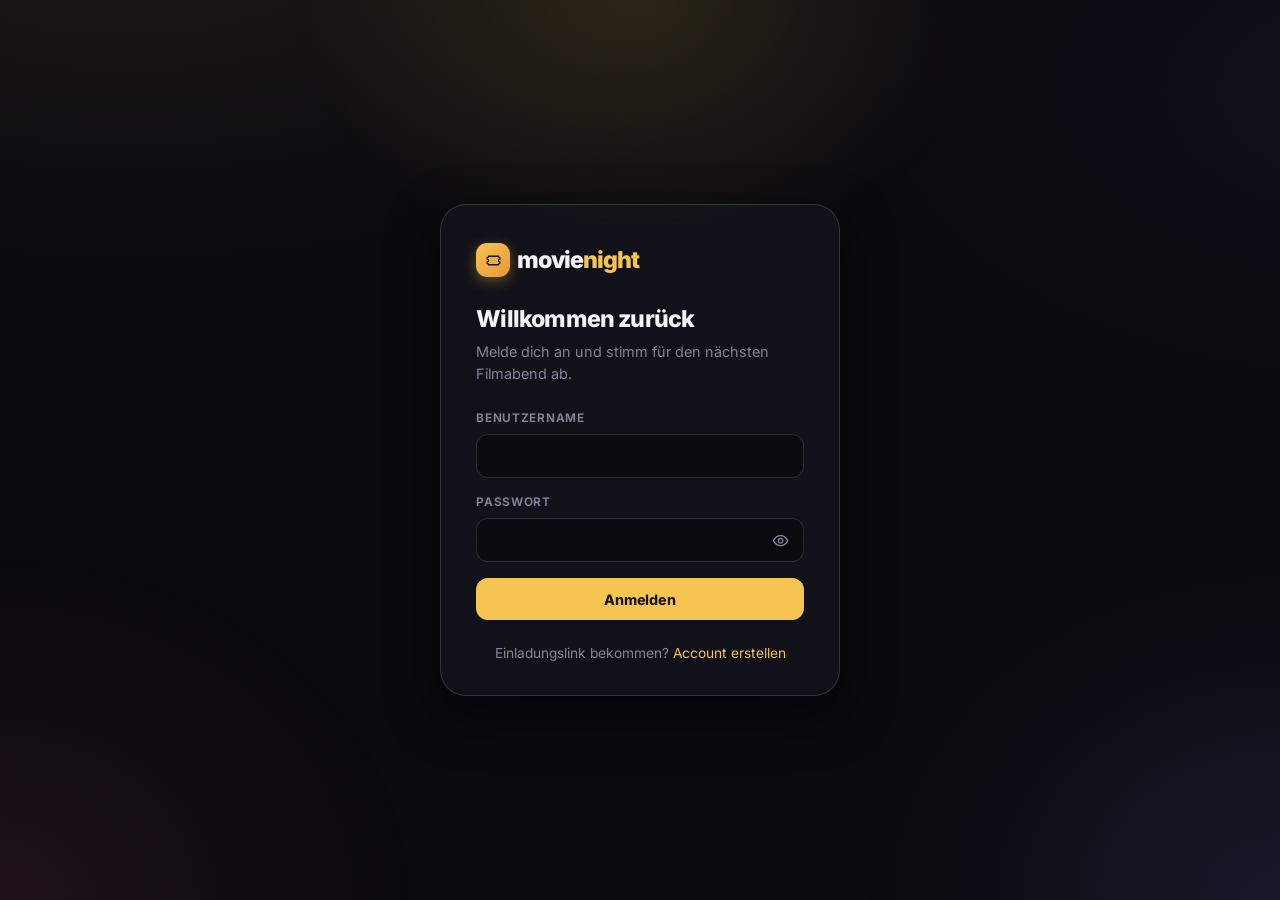
<file: frontend/index.html>
<!DOCTYPE html>
<html lang="de">
<head>
  <meta charset="UTF-8">
  <meta name="viewport" content="width=device-width, initial-scale=1, viewport-fit=cover">
  <meta name="theme-color" content="#0a0a0f">
  <title>Anmelden · movienight</title>
  <link rel="icon" href="/frontend/img/favicon.svg" type="image/svg+xml">
  <link rel="stylesheet" href="/frontend/fonts/inter.css">
  <link rel="stylesheet" href="/frontend/css/base.css">
</head>
<body>
  <div class="auth-poster-strip" aria-hidden="true"></div>
  <main class="auth">
    <div class="auth-card">
      <span class="logo"><span class="logo-mark"><svg class="ic" aria-hidden="true"><use href="/frontend/img/icons.svg#ticket"/></svg></span><span>movie<b>night</b></span></span>
      <h1 class="auth-title">Willkommen zurück</h1>
      <p class="auth-sub">Melde dich an und stimm für den nächsten Filmabend ab.</p>

      <div class="alert alert-error" id="error" role="alert" hidden></div>

      <form id="loginForm" novalidate>
        <div class="field">
          <label for="username">Benutzername</label>
          <input class="input" type="text" id="username" name="username" autocomplete="username"
                 autocapitalize="none" spellcheck="false" maxlength="50" required>
        </div>
        <div class="field">
          <label for="password">Passwort</label>
          <div class="input-wrap">
            <input class="input" type="password" id="password" name="password" autocomplete="current-password" required>
            <button type="button" class="input-action" data-toggle-password aria-label="Passwort anzeigen">
              <svg class="ic" aria-hidden="true"><use href="/frontend/img/icons.svg#eye"/></svg>
            </button>
          </div>
        </div>
        <button type="submit" class="btn btn-primary btn-block" id="submitBtn">Anmelden</button>
      </form>

      <p class="auth-foot">Einladungslink bekommen? <a href="register.html">Account erstellen</a></p>
    </div>
  </main>
  <script type="module" src="/frontend/js/login.js"></script>
</body>
</html>
</file>
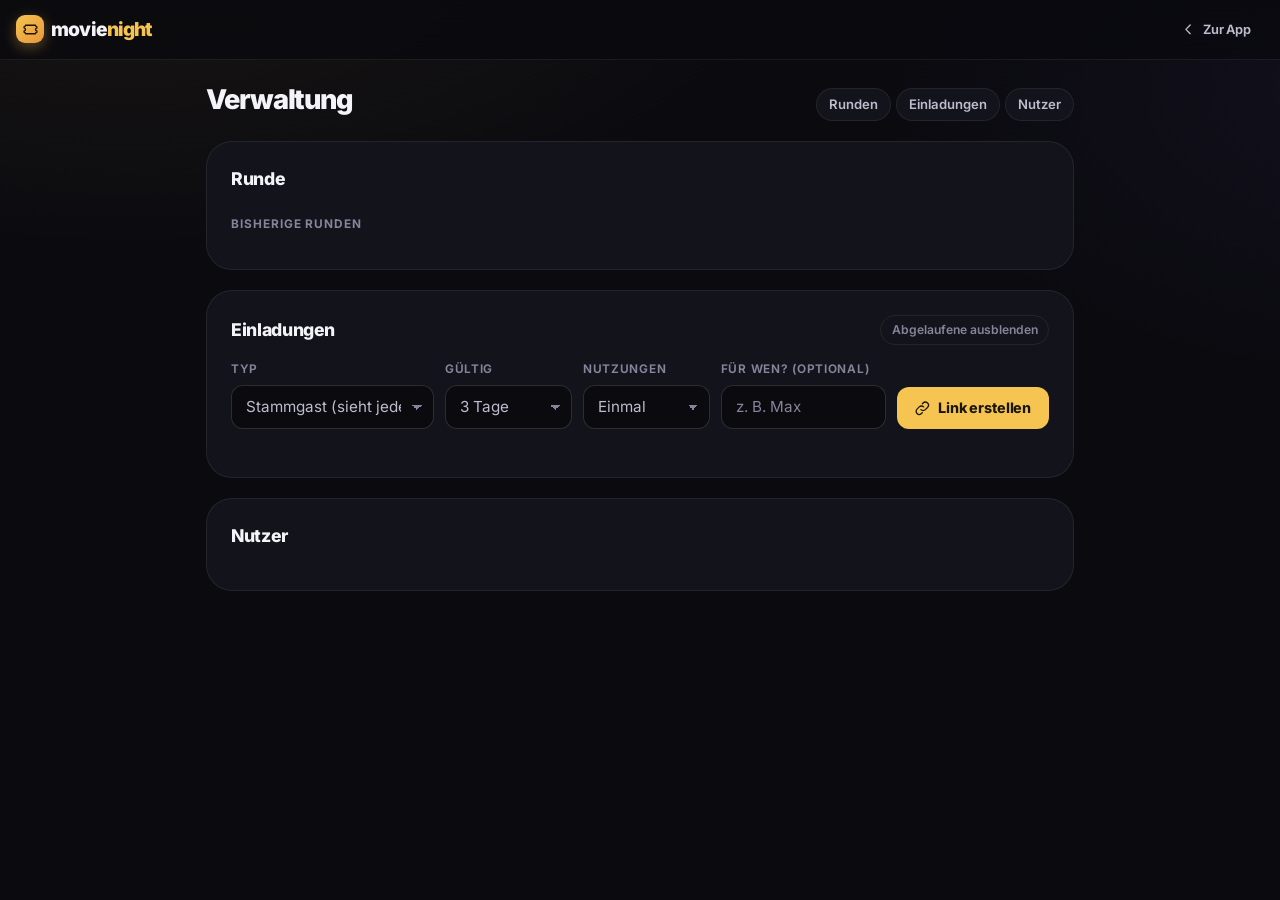
<file: frontend/admin.html>
<!DOCTYPE html>
<html lang="de">
<head>
  <meta charset="UTF-8">
  <meta name="viewport" content="width=device-width, initial-scale=1, viewport-fit=cover">
  <meta name="theme-color" content="#0a0a0f">
  <title>Admin · movienight</title>
  <link rel="icon" href="/frontend/img/favicon.svg" type="image/svg+xml">
  <link rel="stylesheet" href="/frontend/fonts/inter.css">
  <link rel="stylesheet" href="/frontend/css/base.css">
  <link rel="stylesheet" href="/frontend/css/admin.css">
</head>
<body>

<header class="topbar">
  <a class="logo" href="app.html"><span class="logo-mark"><svg class="ic" aria-hidden="true"><use href="/frontend/img/icons.svg#ticket"/></svg></span><span>movie<b>night</b></span></a>
  <a href="app.html" class="btn btn-ghost btn-sm"><svg class="ic" aria-hidden="true"><use href="/frontend/img/icons.svg#chevron-left"/></svg>Zur App</a>
</header>

<main class="admin">
  <div class="admin-head">
    <h1>Verwaltung</h1>
    <nav class="admin-nav" aria-label="Abschnitte">
      <a href="#rounds">Runden</a><a href="#invites">Einladungen</a><a href="#users">Nutzer</a>
    </nav>
  </div>

  <section class="panel" id="rounds" aria-labelledby="roundsTitle">
    <div class="panel-head"><h2 id="roundsTitle">Runde</h2></div>
    <div id="currentRound"></div>
    <h3 class="sub-title">Bisherige Runden</h3>
    <div class="rows" id="roundList"></div>
  </section>

  <section class="panel" id="invites" aria-labelledby="invitesTitle">
    <div class="panel-head">
      <h2 id="invitesTitle">Einladungen</h2>
      <button class="filter-toggle" id="toggleExpired" aria-pressed="false">Abgelaufene ausblenden</button>
    </div>
    <form class="invite-form" id="inviteForm">
      <div class="field"><label for="inviteType">Typ</label>
        <select class="input" id="inviteType">
          <option value="regular">Stammgast (sieht jede Runde)</option>
          <option value="guest">Gast (nur eingeladene Runden)</option>
        </select></div>
      <div class="field"><label for="inviteExpiry">Gültig</label>
        <select class="input" id="inviteExpiry">
          <option value="24">24 Stunden</option>
          <option value="72" selected>3 Tage</option>
          <option value="168">7 Tage</option>
          <option value="720">30 Tage</option>
        </select></div>
      <div class="field"><label for="inviteMaxUses">Nutzungen</label>
        <select class="input" id="inviteMaxUses">
          <option value="1" selected>Einmal</option>
          <option value="5">5×</option>
          <option value="10">10×</option>
          <option value="0">Unbegrenzt</option>
        </select></div>
      <div class="field"><label for="inviteLabel">Für wen? (optional)</label>
        <input class="input" id="inviteLabel" maxlength="100" placeholder="z. B. Max"></div>
      <button class="btn btn-primary" type="submit"><svg class="ic" aria-hidden="true"><use href="/frontend/img/icons.svg#link"/></svg>Link erstellen</button>
    </form>
    <div class="new-link" id="newLink" hidden>
      <span class="label">Neuer Link – jetzt teilen</span>
      <div class="new-link-row">
        <input class="input" id="newLinkInput" readonly aria-label="Einladungslink">
        <button class="btn" id="newLinkCopy"><svg class="ic" aria-hidden="true"><use href="/frontend/img/icons.svg#copy"/></svg>Kopieren</button>
        <button class="btn" id="newLinkShare" hidden>Teilen</button>
      </div>
    </div>
    <div class="rows" id="inviteList"></div>
  </section>

  <section class="panel" id="users" aria-labelledby="usersTitle">
    <div class="panel-head"><h2 id="usersTitle">Nutzer</h2><span class="panel-count" id="userCount"></span></div>
    <div class="rows" id="userList"></div>
  </section>
</main>

<script type="module" src="/frontend/js/admin.js"></script>
</body>
</html>
</file>
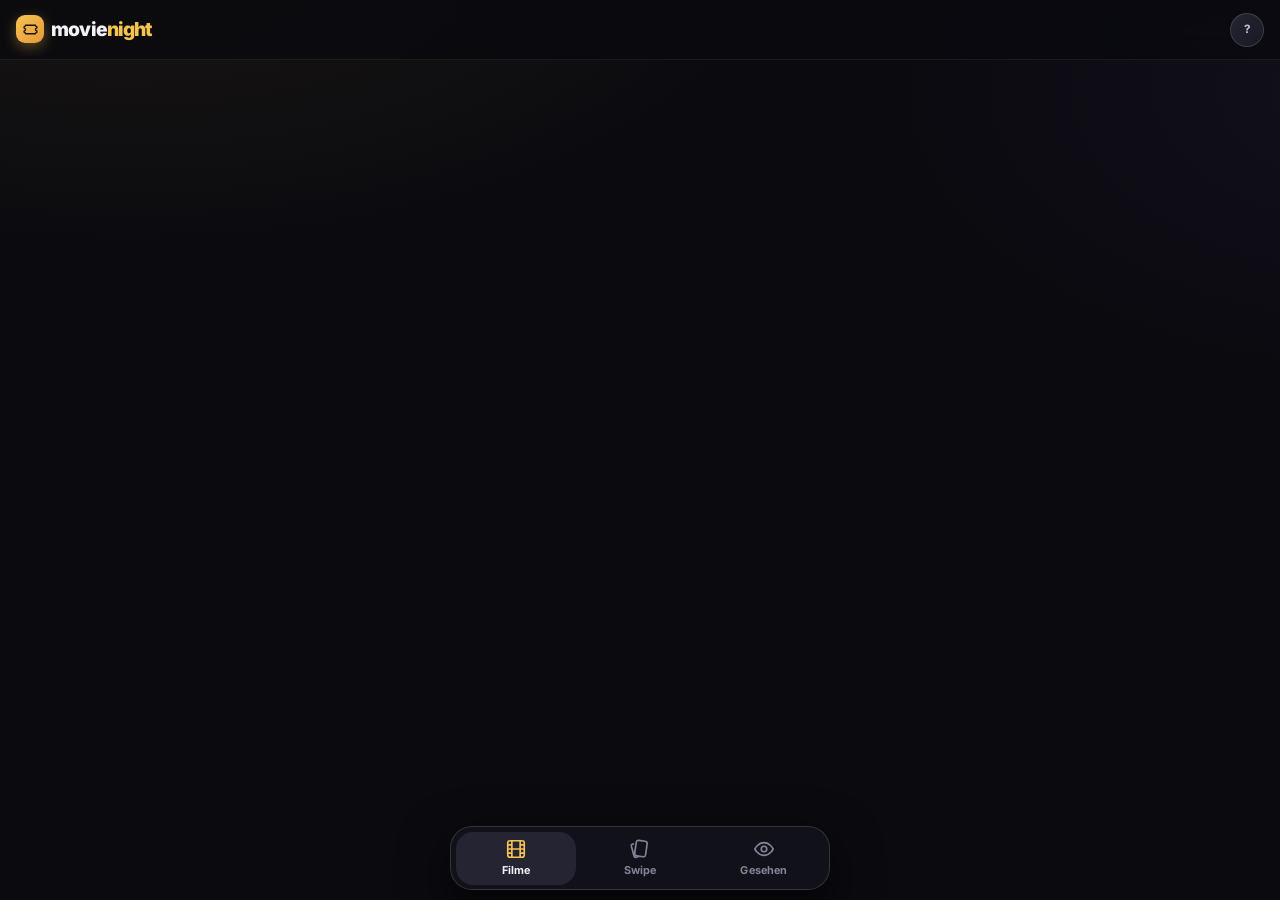
<file: frontend/app.html>
<!DOCTYPE html>
<html lang="de">
<head>
  <meta charset="UTF-8">
  <meta name="viewport" content="width=device-width, initial-scale=1, viewport-fit=cover">
  <meta name="theme-color" content="#0a0a0f">
  <title>movienight</title>
  <link rel="icon" href="/frontend/img/favicon.svg" type="image/svg+xml">
  <link rel="stylesheet" href="/frontend/fonts/inter.css">
  <link rel="stylesheet" href="/frontend/css/base.css">
  <link rel="stylesheet" href="/frontend/css/app.css">
  <link rel="stylesheet" href="/frontend/css/swipe.css">
</head>
<body>

<header class="topbar">
  <a class="logo" href="app.html"><span class="logo-mark"><svg class="ic" aria-hidden="true"><use href="/frontend/img/icons.svg#ticket"/></svg></span><span>movie<b>night</b></span></a>
  <div class="topbar-actions">
    <a href="admin.html" class="btn btn-ghost btn-sm" id="adminLink" hidden>
      <svg class="ic" aria-hidden="true"><use href="/frontend/img/icons.svg#shield"/></svg><span class="hide-xs">Admin</span>
    </a>
    <button class="avatar-btn" id="accountBtn" aria-label="Konto"><span class="avatar" id="avatar">?</span></button>
  </div>
</header>

<main class="app-main">
  <!-- Movies -->
  <section class="view is-active" id="viewMovies" aria-labelledby="tabMovies">
    <div id="roundHero"></div>
    <div class="toolbar" id="toolbar" hidden>
      <div class="segmented" role="radiogroup" aria-label="Sortierung">
        <button role="radio" aria-checked="true" data-sort="rank">Ranking</button>
        <button role="radio" aria-checked="false" data-sort="new">Neu</button>
        <button role="radio" aria-checked="false" data-sort="az">A–Z</button>
      </div>
      <div class="toolbar-right">
        <button class="filter-chip" id="unvotedOnly" aria-pressed="false">Unbewertet</button>
        <label class="sr-only" for="genreSelect">Genre</label>
        <select class="filter-select" id="genreSelect"><option value="">Alle Genres</option></select>
      </div>
    </div>
    <div class="movie-grid" id="movieGrid" aria-live="polite"></div>
  </section>

  <!-- Swipe -->
  <section class="view" id="viewSwipe" aria-labelledby="tabSwipe">
    <div class="swipe" id="swipe"></div>
  </section>

  <!-- Watched -->
  <section class="view" id="viewWatched" aria-labelledby="tabWatched">
    <div class="page-head">
      <h1>Gesehen</h1>
      <p id="watchedSummary">Alle bisherigen Filmabende</p>
    </div>
    <div class="watched-list" id="watchedList"></div>
  </section>
</main>

<button class="fab" id="fab" hidden>
  <svg class="ic" aria-hidden="true"><use href="/frontend/img/icons.svg#plus"/></svg><span>Vorschlagen</span>
</button>

<nav class="tabbar" role="tablist" aria-label="Bereiche">
  <button role="tab" id="tabMovies" aria-selected="true" aria-controls="viewMovies" data-view="movies">
    <svg class="ic" aria-hidden="true"><use href="/frontend/img/icons.svg#film"/></svg><span>Filme</span>
  </button>
  <button role="tab" id="tabSwipe" aria-selected="false" aria-controls="viewSwipe" data-view="swipe">
    <svg class="ic" aria-hidden="true"><use href="/frontend/img/icons.svg#cards"/></svg><span>Swipe</span>
    <span class="tab-badge" id="swipeBadge" hidden></span>
  </button>
  <button role="tab" id="tabWatched" aria-selected="false" aria-controls="viewWatched" data-view="watched">
    <svg class="ic" aria-hidden="true"><use href="/frontend/img/icons.svg#eye"/></svg><span>Gesehen</span>
  </button>
</nav>

<!-- Movie detail -->
<dialog class="sheet sheet-wide detail" id="detailDialog" aria-labelledby="detailTitle">
  <div class="sheet-inner" id="detailContent"></div>
</dialog>

<!-- Propose a movie -->
<dialog class="sheet add" id="addDialog" aria-labelledby="addTitle">
  <div class="sheet-inner">
    <div class="sheet-head">
      <span class="sheet-grip"></span>
      <button class="close-btn" id="addBack" aria-label="Zurück" hidden><svg class="ic" aria-hidden="true"><use href="/frontend/img/icons.svg#chevron-left"/></svg></button>
      <h2 id="addTitle">Film vorschlagen</h2>
      <span class="add-quota" id="addQuota"></span>
      <button class="close-btn" data-close aria-label="Schließen"><svg class="ic" aria-hidden="true"><use href="/frontend/img/icons.svg#x"/></svg></button>
    </div>
    <div class="add-controls" id="addControls">
      <div class="segmented segmented-full" role="tablist" aria-label="Quelle" id="addTabs">
        <button role="tab" aria-selected="true" data-src="search">Suche</button>
        <button role="tab" aria-selected="false" data-src="popular">Beliebt</button>
        <button role="tab" aria-selected="false" data-src="cinema">Im Kino</button>
        <button role="tab" aria-selected="false" data-src="manual">Eigener</button>
      </div>
      <div class="input-wrap has-icon" id="searchWrap">
        <svg class="ic input-icon" aria-hidden="true"><use href="/frontend/img/icons.svg#search"/></svg>
        <input class="input" type="search" id="searchInput" placeholder="Filmtitel suchen …" autocomplete="off" enterkeyhint="search" maxlength="100">
      </div>
    </div>
    <div class="sheet-body add-body" id="addBody"></div>
  </div>
</dialog>

<!-- Account -->
<dialog class="sheet" id="accountDialog" aria-labelledby="accountTitle">
  <div class="sheet-inner">
    <div class="sheet-head">
      <span class="sheet-grip"></span>
      <h2 id="accountTitle">Konto</h2>
      <button class="close-btn" data-close aria-label="Schließen"><svg class="ic" aria-hidden="true"><use href="/frontend/img/icons.svg#x"/></svg></button>
    </div>
    <div class="sheet-body">
      <div class="account-head">
        <span class="avatar avatar-lg" id="accountAvatar">?</span>
        <div>
          <div class="account-name" id="accountName"></div>
          <div class="account-role" id="accountRole"></div>
        </div>
      </div>
      <form id="passwordForm" class="account-form" novalidate>
        <h3>Passwort ändern</h3>
        <div class="alert" id="passwordMsg" role="alert" hidden></div>
        <div class="field">
          <label for="curPassword">Aktuelles Passwort</label>
          <input class="input" type="password" id="curPassword" autocomplete="current-password" required>
        </div>
        <div class="field">
          <label for="newPassword">Neues Passwort</label>
          <input class="input" type="password" id="newPassword" autocomplete="new-password" minlength="8" maxlength="72" required>
          <span class="hint">Mindestens 8 Zeichen. Andere Geräte werden dabei abgemeldet.</span>
        </div>
        <button class="btn btn-block" type="submit" id="passwordBtn">
          <svg class="ic" aria-hidden="true"><use href="/frontend/img/icons.svg#key"/></svg>Passwort speichern
        </button>
      </form>
    </div>
    <div class="sheet-foot">
      <button class="btn btn-danger btn-block" id="logoutBtn">
        <svg class="ic" aria-hidden="true"><use href="/frontend/img/icons.svg#logout"/></svg>Abmelden
      </button>
    </div>
  </div>
</dialog>

<script type="module" src="/frontend/js/app.js"></script>
</body>
</html>
</file>
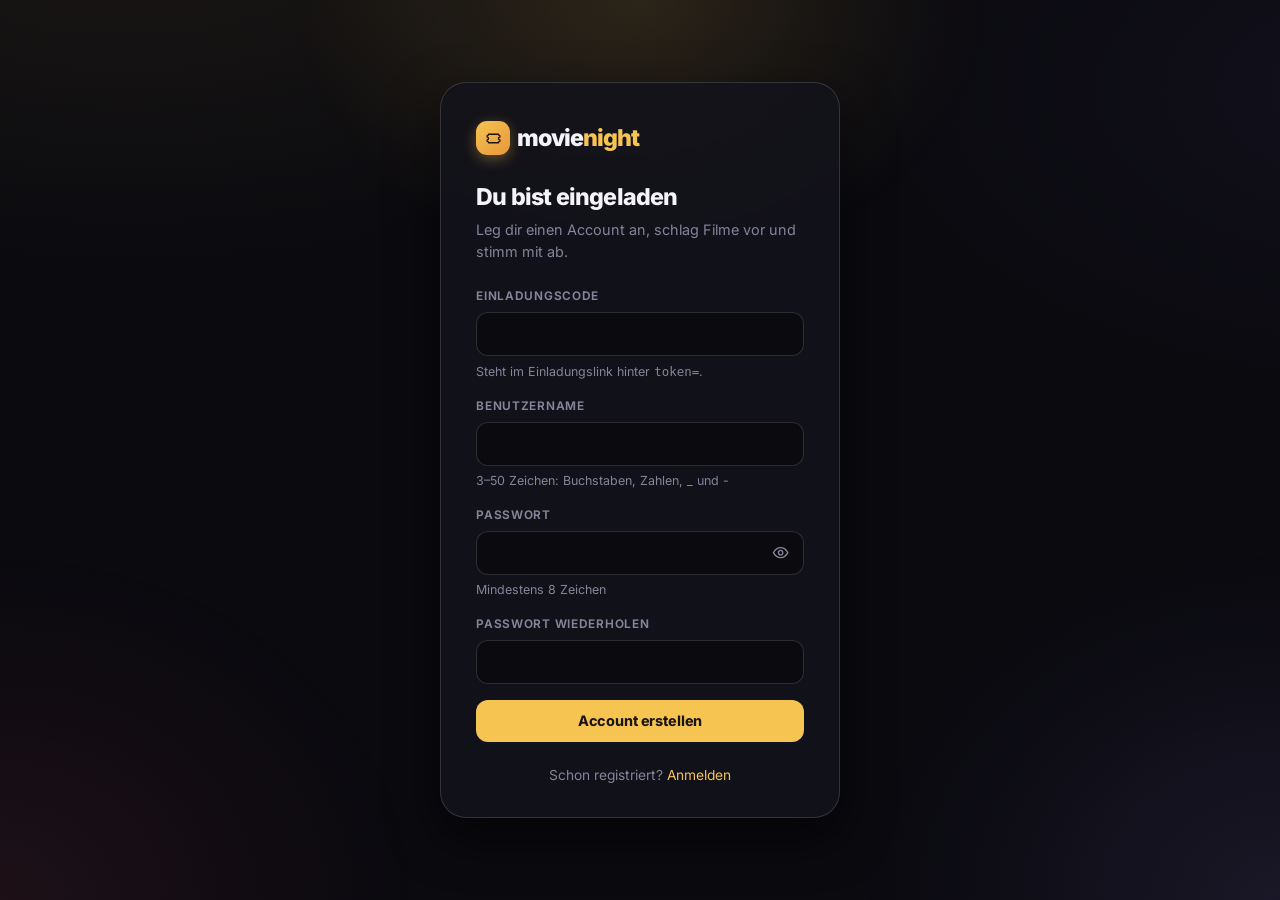
<file: frontend/register.html>
<!DOCTYPE html>
<html lang="de">
<head>
  <meta charset="UTF-8">
  <meta name="viewport" content="width=device-width, initial-scale=1, viewport-fit=cover">
  <meta name="theme-color" content="#0a0a0f">
  <meta name="referrer" content="no-referrer">
  <title>Account erstellen · movienight</title>
  <link rel="icon" href="/frontend/img/favicon.svg" type="image/svg+xml">
  <link rel="stylesheet" href="/frontend/fonts/inter.css">
  <link rel="stylesheet" href="/frontend/css/base.css">
</head>
<body>
  <div class="auth-poster-strip" aria-hidden="true"></div>
  <main class="auth">
    <div class="auth-card">
      <span class="logo"><span class="logo-mark"><svg class="ic" aria-hidden="true"><use href="/frontend/img/icons.svg#ticket"/></svg></span><span>movie<b>night</b></span></span>
      <h1 class="auth-title">Du bist eingeladen</h1>
      <p class="auth-sub">Leg dir einen Account an, schlag Filme vor und stimm mit ab.</p>

      <div class="alert" id="msg" role="alert" hidden></div>

      <form id="registerForm" novalidate>
        <div class="alert alert-ok" id="tokenOk" hidden>
          <svg class="ic" aria-hidden="true"><use href="/frontend/img/icons.svg#check"/></svg>
          <span>Einladung erkannt</span>
        </div>
        <div class="field" id="tokenField">
          <label for="token">Einladungscode</label>
          <input class="input" type="text" id="token" autocomplete="off" spellcheck="false" maxlength="64" required>
          <span class="hint">Steht im Einladungslink hinter <code>token=</code>.</span>
        </div>
        <div class="field">
          <label for="username">Benutzername</label>
          <input class="input" type="text" id="username" autocomplete="username" autocapitalize="none"
                 spellcheck="false" minlength="3" maxlength="50" pattern="[a-zA-Z0-9_\-]+" required>
          <span class="hint">3–50 Zeichen: Buchstaben, Zahlen, _ und -</span>
        </div>
        <div class="field">
          <label for="password">Passwort</label>
          <div class="input-wrap">
            <input class="input" type="password" id="password" minlength="8" maxlength="72" autocomplete="new-password" required>
            <button type="button" class="input-action" data-toggle-password aria-label="Passwort anzeigen">
              <svg class="ic" aria-hidden="true"><use href="/frontend/img/icons.svg#eye"/></svg>
            </button>
          </div>
          <span class="hint">Mindestens 8 Zeichen</span>
        </div>
        <div class="field">
          <label for="password2">Passwort wiederholen</label>
          <input class="input" type="password" id="password2" autocomplete="new-password" required>
        </div>
        <button type="submit" class="btn btn-primary btn-block" id="submitBtn">Account erstellen</button>
      </form>

      <p class="auth-foot">Schon registriert? <a href="index.html">Anmelden</a></p>
    </div>
  </main>
  <script type="module" src="/frontend/js/register.js"></script>
</body>
</html>
</file>
<file: frontend/fonts/inter.css>
/* Inter (SIL Open Font License 1.1, see OFL.txt), served locally so that no
   visitor data is sent to a third-party font CDN. */
@font-face {
  font-family: 'Inter';
  font-style: normal;
  font-display: swap;
  font-weight: 100 900;
  src: url(./inter-latin-wght-normal.woff2) format('woff2-variations');
  unicode-range: U+0000-00FF,U+0131,U+0152-0153,U+02BB-02BC,U+02C6,U+02DA,U+02DC,U+0304,U+0308,U+0329,U+2000-206F,U+2074,U+20AC,U+2122,U+2191,U+2193,U+2212,U+2215,U+FEFF,U+FFFD;
}
</file>
<file: frontend/css/base.css>
/* movienight design system: tokens, reset and shared components.
   Page-specific styles live in app.css and admin.css. */

:root {
  color-scheme: dark;

  --bg: #0a0a0f;
  --bg-glow-1: rgba(245, 196, 81, 0.07);
  --bg-glow-2: rgba(155, 123, 255, 0.06);
  --surface: #13131b;
  --surface-2: #1a1a25;
  --surface-3: #242432;
  --line: rgba(255, 255, 255, 0.07);
  --line-strong: rgba(255, 255, 255, 0.14);

  --text: #f4f3f8;
  --text-2: #bdbccc;
  --text-3: #85849a;

  --accent: #f5c451;
  --accent-hover: #ffd36e;
  --accent-ink: #1b1505;
  --accent-soft: rgba(245, 196, 81, 0.13);
  --accent-line: rgba(245, 196, 81, 0.32);

  --like: #ff5d7a;
  --like-soft: rgba(255, 93, 122, 0.14);
  --like-line: rgba(255, 93, 122, 0.38);
  --nope: #a3a7c2;
  --nope-soft: rgba(163, 167, 194, 0.13);
  --nope-line: rgba(163, 167, 194, 0.34);
  --super: #a68bff;
  --super-soft: rgba(166, 139, 255, 0.15);
  --super-line: rgba(166, 139, 255, 0.42);

  --ok: #4ade90;
  --ok-soft: rgba(74, 222, 144, 0.12);
  --danger: #ff6b6b;
  --danger-soft: rgba(255, 107, 107, 0.12);
  --danger-line: rgba(255, 107, 107, 0.35);

  --r-sm: 8px;
  --r-md: 12px;
  --r-lg: 18px;
  --r-xl: 26px;
  --shadow-1: 0 4px 18px rgba(0, 0, 0, 0.35);
  --shadow-2: 0 18px 50px rgba(0, 0, 0, 0.55);
  --ease-out: cubic-bezier(0.16, 1, 0.3, 1);

  --topbar-h: 60px;
  --tabbar-h: 64px;
  --safe-b: env(safe-area-inset-bottom, 0px);
}

*, *::before, *::after { box-sizing: border-box; margin: 0; padding: 0; }
html { -webkit-font-smoothing: antialiased; -webkit-text-size-adjust: 100%; }
body {
  min-height: 100vh;
  min-height: 100dvh;
  background:
    radial-gradient(1200px 600px at 10% -10%, var(--bg-glow-1), transparent 60%),
    radial-gradient(900px 500px at 110% 10%, var(--bg-glow-2), transparent 60%),
    var(--bg);
  background-attachment: fixed;
  color: var(--text);
  font: 400 15px/1.5 'Inter', system-ui, -apple-system, 'Segoe UI', sans-serif;
  -webkit-tap-highlight-color: transparent;
}
img { display: block; max-width: 100%; }
button, input, select, textarea { font: inherit; color: inherit; }
button { cursor: pointer; background: none; border: 0; }
a { color: var(--accent); text-decoration: none; }
a:hover { text-decoration: underline; }
[hidden] { display: none !important; }

:focus-visible { outline: 2px solid var(--accent); outline-offset: 2px; border-radius: 6px; }

.sr-only {
  position: absolute; width: 1px; height: 1px; padding: 0; margin: -1px;
  overflow: hidden; clip: rect(0 0 0 0); white-space: nowrap; border: 0;
}

.ic { width: 1.15em; height: 1.15em; flex-shrink: 0; vertical-align: -0.2em; }

/* ── Brand ─────────────────────────────────────────────────────────────── */
.logo {
  display: inline-flex; align-items: center; gap: 0.45rem;
  font-size: 1.2rem; font-weight: 850; letter-spacing: -0.045em; color: var(--text);
}
.logo:hover { text-decoration: none; }
.logo b { color: var(--accent); font-weight: 850; }
.logo-mark {
  width: 28px; height: 28px; border-radius: 9px;
  display: grid; place-items: center;
  background: linear-gradient(140deg, var(--accent), #e8973a);
  color: var(--accent-ink); box-shadow: 0 4px 14px rgba(245, 196, 81, 0.35);
}
.logo-mark .ic { width: 17px; height: 17px; }

/* ── Buttons ───────────────────────────────────────────────────────────── */
.btn {
  --btn-bg: var(--surface-2); --btn-fg: var(--text); --btn-line: var(--line-strong);
  display: inline-flex; align-items: center; justify-content: center; gap: 0.45rem;
  min-height: 42px; padding: 0 1.05rem; border-radius: var(--r-md);
  background: var(--btn-bg); color: var(--btn-fg); border: 1px solid var(--btn-line);
  font-size: 0.9rem; font-weight: 650; letter-spacing: -0.01em; white-space: nowrap;
  transition: background 0.15s, border-color 0.15s, transform 0.1s, opacity 0.15s;
}
.btn:hover { --btn-bg: var(--surface-3); text-decoration: none; }
.btn:active { transform: scale(0.97); }
.btn:disabled, .btn[aria-disabled="true"] { opacity: 0.45; pointer-events: none; }
.btn-primary { --btn-bg: var(--accent); --btn-fg: var(--accent-ink); --btn-line: transparent; font-weight: 750; }
.btn-primary:hover { --btn-bg: var(--accent-hover); }
.btn-ghost { --btn-bg: transparent; --btn-line: transparent; color: var(--text-2); }
.btn-ghost:hover { --btn-bg: var(--surface-2); color: var(--text); }
.btn-danger { --btn-bg: transparent; --btn-fg: var(--danger); --btn-line: var(--danger-line); }
.btn-danger:hover { --btn-bg: var(--danger-soft); }
.btn-sm { min-height: 34px; padding: 0 0.75rem; font-size: 0.8rem; border-radius: var(--r-sm); }
.btn-block { width: 100%; }
.btn-icon { min-height: 0; width: 40px; height: 40px; padding: 0; border-radius: 50%; }
.btn-icon.btn-sm { width: 34px; height: 34px; }
.btn.is-loading { pointer-events: none; opacity: 0.75; }
.btn.is-loading::after {
  content: ''; width: 14px; height: 14px; border-radius: 50%;
  border: 2px solid currentColor; border-right-color: transparent;
  animation: spin 0.7s linear infinite;
}
@keyframes spin { to { transform: rotate(360deg); } }

/* ── Forms ─────────────────────────────────────────────────────────────── */
.field { display: flex; flex-direction: column; gap: 0.4rem; margin-bottom: 1rem; }
.field > label, .label {
  font-size: 0.74rem; font-weight: 650; color: var(--text-3);
  text-transform: uppercase; letter-spacing: 0.06em;
}
.hint { font-size: 0.78rem; color: var(--text-3); }
.input {
  width: 100%; min-height: 44px; padding: 0.6rem 0.9rem;
  background: var(--bg); border: 1px solid var(--line-strong); border-radius: var(--r-md);
  color: var(--text); font-size: 0.95rem;
  transition: border-color 0.15s, box-shadow 0.15s;
}
.input::placeholder { color: var(--text-3); }
.input:focus { outline: none; border-color: var(--accent-line); box-shadow: 0 0 0 3px var(--accent-soft); }
.input:read-only { color: var(--text-2); }
select.input { appearance: none; padding-right: 2rem; cursor: pointer;
  background-image: linear-gradient(45deg, transparent 50%, var(--text-3) 50%), linear-gradient(135deg, var(--text-3) 50%, transparent 50%);
  background-position: calc(100% - 16px) 50%, calc(100% - 11px) 50%;
  background-size: 5px 5px; background-repeat: no-repeat; }
.input-wrap { position: relative; }
.input-wrap .input { padding-right: 2.9rem; }
.input-wrap .input-action {
  position: absolute; right: 4px; top: 50%; transform: translateY(-50%);
  width: 38px; height: 38px; border-radius: 10px; display: grid; place-items: center; color: var(--text-3);
}
.input-wrap .input-action:hover { color: var(--text); background: var(--surface-2); }
.input-icon { position: absolute; left: 0.9rem; top: 50%; transform: translateY(-50%); color: var(--text-3); pointer-events: none; }
.input-wrap.has-icon .input { padding-left: 2.6rem; }

/* ── Alerts, chips, tags ───────────────────────────────────────────────── */
.alert {
  display: flex; gap: 0.55rem; align-items: flex-start;
  padding: 0.7rem 0.9rem; border-radius: var(--r-md); margin-bottom: 1rem;
  font-size: 0.86rem; border: 1px solid;
}
.alert-error { background: var(--danger-soft); border-color: var(--danger-line); color: var(--danger); }
.alert-ok { background: var(--ok-soft); border-color: rgba(74, 222, 144, 0.3); color: var(--ok); }
.alert-info { background: var(--surface-2); border-color: var(--line); color: var(--text-2); }

.chip {
  display: inline-flex; align-items: center; gap: 0.3rem;
  height: 24px; padding: 0 0.6rem; border-radius: 99px;
  background: rgba(255, 255, 255, 0.09); border: 1px solid rgba(255, 255, 255, 0.14);
  font-size: 0.72rem; font-weight: 600; color: var(--text-2); white-space: nowrap;
}
.chip .ic { width: 11px; height: 11px; }
.chip-accent { background: var(--accent-soft); border-color: var(--accent-line); color: var(--accent); }
.chip-super { background: var(--super-soft); border-color: var(--super-line); color: var(--super); }
.chip-ok { background: var(--ok-soft); border-color: rgba(74, 222, 144, 0.3); color: var(--ok); }
.chip-danger { background: var(--danger-soft); border-color: var(--danger-line); color: var(--danger); }
.chip-plain { background: transparent; border-color: transparent; padding-left: 0; color: var(--text-3); }

/* ── Top bar ───────────────────────────────────────────────────────────── */
.topbar {
  position: sticky; top: 0; z-index: 40;
  height: var(--topbar-h); padding: 0 max(1rem, env(safe-area-inset-left));
  display: flex; align-items: center; justify-content: space-between; gap: 1rem;
  background: rgba(10, 10, 15, 0.78); backdrop-filter: saturate(1.4) blur(18px);
  -webkit-backdrop-filter: saturate(1.4) blur(18px);
  border-bottom: 1px solid var(--line);
}
.topbar-actions { display: flex; align-items: center; gap: 0.4rem; }
.avatar {
  width: 34px; height: 34px; border-radius: 50%; display: grid; place-items: center;
  background: linear-gradient(140deg, var(--surface-3), var(--surface-2));
  border: 1px solid var(--line-strong); font-size: 0.72rem; font-weight: 750; color: var(--text-2);
}
.avatar-btn { border-radius: 50%; }
.avatar-btn:hover .avatar { border-color: var(--accent-line); color: var(--text); }

/* ── Dialogs (bottom sheet on phones, centered card on larger screens) ── */
dialog.sheet {
  margin: auto auto 0; width: 100%; max-width: 100%; max-height: 92dvh;
  padding: 0; border: 1px solid var(--line-strong); border-bottom: 0;
  border-radius: var(--r-xl) var(--r-xl) 0 0;
  background: var(--surface); color: var(--text); box-shadow: var(--shadow-2);
  overflow: hidden; overscroll-behavior: contain;
  transform: translateY(0); opacity: 1;
  transition: transform 0.32s var(--ease-out), opacity 0.2s, overlay 0.32s allow-discrete, display 0.32s allow-discrete;
}
dialog.sheet:not([open]) { transform: translateY(24px); opacity: 0; }
@starting-style { dialog.sheet[open] { transform: translateY(40px); opacity: 0; } }
dialog.sheet::backdrop {
  background: rgba(4, 4, 9, 0.72); backdrop-filter: blur(10px); -webkit-backdrop-filter: blur(10px);
  opacity: 1; transition: opacity 0.25s, overlay 0.25s allow-discrete, display 0.25s allow-discrete;
}
dialog.sheet:not([open])::backdrop { opacity: 0; }
@starting-style { dialog.sheet[open]::backdrop { opacity: 0; } }
@media (min-width: 680px) {
  dialog.sheet { margin: auto; width: calc(100% - 3rem); max-width: 560px; max-height: 88dvh; border-radius: var(--r-xl); border-bottom: 1px solid var(--line-strong); }
  dialog.sheet.sheet-wide { max-width: 860px; }
  dialog.sheet:not([open]) { transform: scale(0.97); }
  @starting-style { dialog.sheet[open] { transform: scale(0.96); opacity: 0; } }
}
.sheet-inner { display: flex; flex-direction: column; max-height: inherit; }
.sheet-head {
  position: relative; display: flex; align-items: center; justify-content: space-between; gap: 1rem;
  padding: 1.15rem 1.25rem 0.9rem; border-bottom: 1px solid var(--line); flex-shrink: 0;
}
.sheet-head h2 { font-size: 1.05rem; font-weight: 800; letter-spacing: -0.02em; }
.sheet-body { padding: 1.1rem 1.25rem 1.4rem; overflow-y: auto; overscroll-behavior: contain; }
.sheet-foot {
  display: flex; gap: 0.5rem; justify-content: flex-end; flex-wrap: wrap;
  padding: 0.9rem 1.25rem calc(0.9rem + var(--safe-b)); border-top: 1px solid var(--line); flex-shrink: 0;
}
.sheet-grip { position: absolute; top: 7px; left: 50%; width: 38px; height: 4px; margin-left: -19px; border-radius: 2px; background: var(--line-strong); }
@media (min-width: 680px) { .sheet-grip { display: none; } }
.close-btn {
  width: 36px; height: 36px; border-radius: 50%; display: grid; place-items: center;
  background: rgba(10, 10, 15, 0.6); border: 1px solid var(--line-strong); color: var(--text);
  backdrop-filter: blur(8px); -webkit-backdrop-filter: blur(8px); flex-shrink: 0;
}
.close-btn:hover { background: var(--surface-3); }
.close-btn .ic { width: 15px; height: 15px; }

/* ── Toasts ────────────────────────────────────────────────────────────── */
.toasts {
  position: fixed; left: 50%; bottom: calc(var(--tabbar-h) + var(--safe-b) + 0.9rem); transform: translateX(-50%);
  z-index: 1000; width: min(92vw, 380px);
  display: flex; flex-direction: column; gap: 0.45rem; pointer-events: none;
}
.toast {
  display: flex; align-items: center; gap: 0.55rem;
  padding: 0.75rem 0.95rem; border-radius: var(--r-md);
  background: rgba(30, 30, 42, 0.96); border: 1px solid var(--line-strong);
  box-shadow: var(--shadow-2); font-size: 0.85rem; font-weight: 550;
  animation: toast-in 0.3s var(--ease-out);
  pointer-events: auto;
}
.toast .ic { width: 16px; height: 16px; }
.toast-err { color: #ffb4b4; border-color: var(--danger-line); }
.toast-err .ic { color: var(--danger); }
.toast-ok .ic { color: var(--ok); }
.toast-action { margin-left: auto; color: var(--accent); font-weight: 700; font-size: 0.82rem; padding: 0.2rem 0.3rem; }
.toast.is-leaving { opacity: 0; transform: translateY(8px); transition: opacity 0.2s, transform 0.2s; }
@keyframes toast-in { from { opacity: 0; transform: translateY(10px) scale(0.98); } }

/* ── Empty states and skeletons ────────────────────────────────────────── */
.empty {
  display: flex; flex-direction: column; align-items: center; text-align: center; gap: 0.6rem;
  padding: 3.5rem 1.25rem; color: var(--text-3);
}
.empty-icon {
  width: 64px; height: 64px; border-radius: 20px; display: grid; place-items: center;
  background: var(--surface); border: 1px solid var(--line); color: var(--text-3); margin-bottom: 0.4rem;
}
.empty-icon .ic { width: 28px; height: 28px; }
.empty h3 { color: var(--text); font-size: 1.05rem; font-weight: 750; letter-spacing: -0.02em; }
.empty p { font-size: 0.88rem; max-width: 34ch; }
.empty .btn { margin-top: 0.6rem; }

.skeleton {
  background: linear-gradient(100deg, var(--surface) 30%, var(--surface-2) 50%, var(--surface) 70%);
  background-size: 300% 100%; animation: shimmer 1.4s ease-in-out infinite; border-radius: var(--r-lg);
}
@keyframes shimmer { from { background-position: 100% 0; } to { background-position: 0 0; } }

/* ── Auth pages (login, register) ──────────────────────────────────────── */
.auth {
  min-height: 100vh; min-height: 100dvh;
  display: grid; place-items: center; padding: 1.5rem 1rem;
}
.auth-card {
  width: 100%; max-width: 400px; padding: 2rem 1.6rem 1.6rem;
  background: rgba(19, 19, 27, 0.86); border: 1px solid var(--line-strong);
  border-radius: var(--r-xl); box-shadow: var(--shadow-2);
  backdrop-filter: blur(14px); -webkit-backdrop-filter: blur(14px);
}
@media (min-width: 480px) { .auth-card { padding: 2.4rem 2.2rem 2rem; } }
.auth-card .logo { font-size: 1.45rem; margin-bottom: 1.5rem; }
.auth-card .logo-mark { width: 34px; height: 34px; border-radius: 11px; }
.auth-title { font-size: 1.45rem; font-weight: 800; letter-spacing: -0.035em; margin-bottom: 0.3rem; }
.auth-sub { color: var(--text-3); font-size: 0.9rem; margin-bottom: 1.6rem; }
.auth-foot { margin-top: 1.4rem; text-align: center; font-size: 0.86rem; color: var(--text-3); }
.auth-poster-strip {
  position: fixed; inset: 0; z-index: -1; pointer-events: none; overflow: hidden;
  background:
    radial-gradient(500px 400px at 50% 0%, rgba(245, 196, 81, 0.13), transparent 70%),
    radial-gradient(600px 500px at 0% 100%, rgba(255, 93, 122, 0.08), transparent 70%),
    radial-gradient(600px 500px at 100% 100%, rgba(166, 139, 255, 0.1), transparent 70%);
}

@media (prefers-reduced-motion: reduce) {
  *, *::before, *::after { animation-duration: 0.01ms !important; animation-iteration-count: 1 !important; transition-duration: 0.01ms !important; }
}
</file>
<file: frontend/css/admin.css>
/* Admin panel. */

.admin { max-width: 900px; margin: 0 auto; padding: 1.25rem max(1rem, env(safe-area-inset-left)) 4rem; }
.admin-head { display: flex; align-items: flex-end; justify-content: space-between; gap: 1rem; flex-wrap: wrap; margin-bottom: 1.25rem; }
.admin-head h1 { font-size: 1.7rem; font-weight: 850; letter-spacing: -0.04em; }
.admin-nav { display: flex; gap: 0.3rem; }
.admin-nav a { padding: 0.35rem 0.75rem; border-radius: 99px; font-size: 0.82rem; font-weight: 600; color: var(--text-2); background: var(--surface); border: 1px solid var(--line); }
.admin-nav a:hover { color: var(--text); text-decoration: none; border-color: var(--line-strong); }

.panel { scroll-margin-top: calc(var(--topbar-h) + 1rem); background: var(--surface); border: 1px solid var(--line); border-radius: var(--r-xl); padding: 1.2rem; margin-bottom: 1.25rem; }
@media (min-width: 640px) { .panel { padding: 1.5rem; } }
.panel-head { display: flex; align-items: center; justify-content: space-between; gap: 1rem; margin-bottom: 1rem; }
.panel-head h2 { font-size: 1.1rem; font-weight: 800; letter-spacing: -0.02em; }
.panel-count { font-size: 0.8rem; color: var(--text-3); }
.sub-title { font-size: 0.74rem; font-weight: 700; letter-spacing: 0.08em; text-transform: uppercase; color: var(--text-3); margin: 1.5rem 0 0.7rem; }

.filter-toggle { font-size: 0.76rem; font-weight: 600; color: var(--text-3); padding: 0.3rem 0.65rem; border-radius: 99px; border: 1px solid var(--line); }
.filter-toggle[aria-pressed="true"] { color: var(--accent); border-color: var(--accent-line); background: var(--accent-soft); }

/* Current round card */
.round-card {
  border-radius: var(--r-lg); padding: 1.1rem; border: 1px solid var(--accent-line);
  background: radial-gradient(360px 160px at 100% 0%, rgba(245, 196, 81, 0.13), transparent 70%), var(--surface-2);
}
.round-card h3 { font-size: 1.2rem; font-weight: 850; letter-spacing: -0.03em; }
.round-card .meta { display: flex; flex-wrap: wrap; gap: 0.4rem 1rem; margin: 0.4rem 0 1rem; font-size: 0.84rem; color: var(--text-2); }
.round-card .meta span { display: inline-flex; align-items: center; gap: 0.35rem; }
.round-card .meta .ic { color: var(--text-3); }
.round-actions { display: flex; flex-wrap: wrap; gap: 0.45rem; }
.round-form { display: grid; gap: 0 0.8rem; grid-template-columns: 1fr; }
@media (min-width: 640px) { .round-form { grid-template-columns: 2fr 1.4fr 1fr; align-items: end; } .round-form .btn { margin-bottom: 1rem; } }

/* Rows */
.rows { display: flex; flex-direction: column; gap: 0.5rem; }
.row {
  display: flex; align-items: center; gap: 0.8rem; flex-wrap: wrap;
  padding: 0.7rem 0.8rem; border-radius: var(--r-md); background: var(--surface-2); border: 1px solid var(--line);
}
.row.is-muted { opacity: 0.55; }
.row-main { flex: 1; min-width: 180px; }
.row-title { display: flex; align-items: center; gap: 0.45rem; flex-wrap: wrap; font-weight: 700; font-size: 0.92rem; }
.row-sub { font-size: 0.78rem; color: var(--text-3); margin-top: 0.1rem; }
.row-actions { display: flex; gap: 0.35rem; flex-wrap: wrap; align-items: center; }
.row .avatar { width: 36px; height: 36px; }
.mono { font-family: ui-monospace, SFMono-Regular, Menlo, monospace; font-size: 0.78rem; color: var(--text-3); }
.empty-row { padding: 1rem; text-align: center; color: var(--text-3); font-size: 0.86rem; }

/* Invite form */
.invite-form { display: grid; gap: 0 0.7rem; grid-template-columns: 1fr 1fr; margin-bottom: 0.5rem; }
.invite-form .field:first-child, .invite-form .field:nth-child(4), .invite-form .btn { grid-column: 1 / -1; }
@media (min-width: 760px) {
  .invite-form { grid-template-columns: 1.6fr 1fr 1fr 1.3fr auto; align-items: end; }
  .invite-form .field:first-child, .invite-form .field:nth-child(4), .invite-form .btn { grid-column: auto; }
  .invite-form .btn { margin-bottom: 1rem; }
}
.new-link { padding: 0.85rem; border-radius: var(--r-md); background: var(--ok-soft); border: 1px solid rgba(74, 222, 144, 0.3); margin-bottom: 1rem; }
.new-link .label { display: block; color: var(--ok); margin-bottom: 0.45rem; }
.new-link-row { display: flex; gap: 0.45rem; }
.new-link-row .input { font-family: ui-monospace, Menlo, monospace; font-size: 0.8rem; }

/* Movie / guest pickers in dialogs */
.pick-list { display: flex; flex-direction: column; gap: 0.4rem; }
.pick {
  display: flex; align-items: center; gap: 0.75rem; width: 100%; text-align: left;
  padding: 0.55rem 0.7rem; border-radius: var(--r-md); background: var(--surface-2); border: 1px solid var(--line);
  transition: border-color 0.15s, background 0.15s;
}
.pick:hover { border-color: var(--line-strong); }
.pick[aria-pressed="true"] { border-color: var(--accent-line); background: var(--accent-soft); }
.pick-poster { width: 38px; aspect-ratio: 2 / 3; border-radius: 6px; overflow: hidden; background: var(--surface-3); flex-shrink: 0; }
.pick-poster img { width: 100%; height: 100%; object-fit: cover; }
.pick-main { flex: 1; min-width: 0; }
.pick-title { display: block; font-weight: 700; font-size: 0.9rem; }
.pick-sub { display: block; font-size: 0.76rem; color: var(--text-3); }
.pick-check { width: 22px; height: 22px; border-radius: 50%; border: 2px solid var(--line-strong); display: grid; place-items: center; color: transparent; flex-shrink: 0; }
.pick[aria-pressed="true"] .pick-check { background: var(--accent); border-color: var(--accent); color: var(--accent-ink); }
.pick-check .ic { width: 13px; height: 13px; }
</file>
<file: frontend/css/app.css>
/* Main app: round hero, movie grid, detail sheet, proposal sheet, watched list. */

.app-main {
  max-width: 1120px; margin: 0 auto;
  padding: 1rem max(1rem, env(safe-area-inset-left)) calc(var(--tabbar-h) + var(--safe-b) + 6rem);
}
.view { display: none; }
.view.is-active { display: block; animation: view-in 0.3s var(--ease-out); }
@keyframes view-in { from { opacity: 0; transform: translateY(6px); } }
@media (max-width: 380px) { .hide-xs { display: none; } }

.page-head { margin: 0.5rem 0 1.25rem; }
.page-head h1 { font-size: 1.6rem; font-weight: 850; letter-spacing: -0.04em; }
.page-head p { color: var(--text-3); font-size: 0.9rem; }

/* ── Round hero ────────────────────────────────────────────────────────── */
.hero {
  position: relative; overflow: hidden;
  padding: 1.15rem 1.2rem; margin-bottom: 1.1rem;
  border-radius: var(--r-xl); border: 1px solid var(--line-strong);
  background:
    radial-gradient(420px 220px at 100% 0%, rgba(245, 196, 81, 0.16), transparent 70%),
    linear-gradient(160deg, var(--surface-2), var(--surface));
}
.hero-top { display: flex; align-items: flex-start; justify-content: space-between; gap: 1rem; }
.hero-eyebrow { font-size: 0.7rem; font-weight: 750; letter-spacing: 0.1em; text-transform: uppercase; color: var(--accent); }
.hero-title { font-size: 1.35rem; font-weight: 850; letter-spacing: -0.035em; line-height: 1.2; margin-top: 0.15rem; }
.hero-deadline { text-align: right; flex-shrink: 0; }
.hero-deadline .label { display: block; font-size: 0.66rem; }
.hero-deadline strong { display: block; font-size: 1.05rem; font-weight: 800; letter-spacing: -0.02em; font-variant-numeric: tabular-nums; }
.hero-deadline small { display: block; color: var(--text-3); font-size: 0.75rem; }
.hero-deadline.is-urgent strong { color: var(--like); }
.hero-deadline.is-closed strong { color: var(--danger); }
.hero-stats { display: flex; flex-wrap: wrap; gap: 0.5rem 1.1rem; margin-top: 1rem; font-size: 0.8rem; color: var(--text-2); }
.hero-stat { display: inline-flex; align-items: center; gap: 0.4rem; }
.hero-stat .ic { color: var(--text-3); }
.quota-dots { display: inline-flex; gap: 4px; }
.quota-dots i { width: 8px; height: 8px; border-radius: 50%; background: var(--surface-3); border: 1px solid var(--line-strong); }
.quota-dots i.on { background: var(--accent); border-color: var(--accent); box-shadow: 0 0 8px rgba(245, 196, 81, 0.5); }
.hero-progress { height: 4px; border-radius: 2px; background: var(--surface-3); margin-top: 1rem; overflow: hidden; }
.hero-progress span { display: block; height: 100%; border-radius: inherit; background: linear-gradient(90deg, var(--accent), var(--like)); transition: width 0.4s var(--ease-out); }
.hero-cta { display: flex; align-items: center; justify-content: space-between; gap: 0.75rem; margin-top: 0.85rem; font-size: 0.86rem; color: var(--text-2); }
.hero.is-archive { background: var(--surface); }
.hero.is-archive .hero-eyebrow { color: var(--text-3); }

/* ── Toolbar ───────────────────────────────────────────────────────────── */
.toolbar { display: flex; align-items: center; justify-content: space-between; gap: 0.6rem; flex-wrap: wrap; margin-bottom: 1rem; }
.toolbar-right { display: flex; gap: 0.4rem; align-items: center; }
.segmented {
  display: inline-flex; padding: 3px; gap: 2px; border-radius: 12px;
  background: var(--surface); border: 1px solid var(--line);
}
.segmented button {
  min-height: 32px; padding: 0 0.85rem; border-radius: 9px;
  font-size: 0.8rem; font-weight: 650; color: var(--text-3); transition: background 0.15s, color 0.15s;
}
.segmented button:hover { color: var(--text); }
.segmented [aria-checked="true"], .segmented [aria-selected="true"] { background: var(--surface-3); color: var(--text); box-shadow: var(--shadow-1); }
.segmented-full { display: flex; width: 100%; }
.segmented-full button { flex: 1; padding: 0 0.4rem; }
.filter-chip, .filter-select {
  min-height: 38px; padding: 0 0.8rem; border-radius: 10px;
  background: var(--surface); border: 1px solid var(--line); color: var(--text-2);
  font-size: 0.8rem; font-weight: 600;
}
.filter-chip[aria-pressed="true"] { background: var(--accent-soft); border-color: var(--accent-line); color: var(--accent); }
.filter-select { appearance: none; padding-right: 2rem; max-width: 160px; cursor: pointer;
  background-color: var(--surface);
  background-image: linear-gradient(45deg, transparent 50%, var(--text-3) 50%), linear-gradient(135deg, var(--text-3) 50%, transparent 50%);
  background-position: calc(100% - 17px) 52%, calc(100% - 12px) 52%;
  background-size: 5px 5px; background-repeat: no-repeat; }
.filter-select:focus { outline: none; border-color: var(--accent-line); }

/* ── Movie grid ────────────────────────────────────────────────────────── */
.movie-grid { display: grid; grid-template-columns: repeat(2, minmax(0, 1fr)); gap: 0.85rem; }
@media (min-width: 600px) { .movie-grid { grid-template-columns: repeat(3, minmax(0, 1fr)); gap: 1rem; } }
@media (min-width: 900px) { .movie-grid { grid-template-columns: repeat(4, minmax(0, 1fr)); } }
@media (min-width: 1100px) { .movie-grid { grid-template-columns: repeat(5, minmax(0, 1fr)); } }
.movie-grid > .empty, .movie-grid > .notice { grid-column: 1 / -1; }

.notice {
  display: flex; align-items: center; gap: 0.55rem; padding: 0.7rem 0.9rem;
  border-radius: var(--r-md); background: var(--surface); border: 1px solid var(--line);
  color: var(--text-2); font-size: 0.84rem;
}

.mcard {
  position: relative; display: flex; flex-direction: column;
  border-radius: var(--r-lg); overflow: hidden;
  background: var(--surface); border: 1px solid var(--line);
  transition: transform 0.2s var(--ease-out), border-color 0.2s, box-shadow 0.2s;
}
@media (hover: hover) { .mcard:hover { transform: translateY(-3px); border-color: var(--line-strong); box-shadow: var(--shadow-2); } }
.mcard.is-super { border-color: var(--super-line); box-shadow: 0 0 0 1px var(--super-line) inset; }
.mcard-open { position: relative; display: block; width: 100%; text-align: left; border-radius: 0; }
.mcard-open:focus-visible { outline-offset: -3px; }
.mposter { position: relative; aspect-ratio: 2 / 3; background: var(--surface-2); overflow: hidden; }
.mposter img { width: 100%; height: 100%; object-fit: cover; transition: transform 0.4s var(--ease-out); }
@media (hover: hover) { .mcard:hover .mposter img { transform: scale(1.04); } }
.poster-fallback {
  position: absolute; inset: 0; display: flex; flex-direction: column; align-items: center; justify-content: center; gap: 0.5rem;
  padding: 1rem; text-align: center; color: var(--text-3);
  background: radial-gradient(circle at 50% 30%, var(--surface-3), var(--surface-2));
}
.poster-fallback .ic { width: 34px; height: 34px; opacity: 0.4; }
.fb-1 { background: radial-gradient(circle at 30% 20%, rgba(245, 196, 81, 0.22), var(--surface-2) 70%); }
.fb-2 { background: radial-gradient(circle at 70% 25%, rgba(255, 93, 122, 0.2), var(--surface-2) 70%); }
.fb-3 { background: radial-gradient(circle at 40% 30%, rgba(166, 139, 255, 0.22), var(--surface-2) 70%); }
.fb-4 { background: radial-gradient(circle at 60% 20%, rgba(74, 222, 144, 0.16), var(--surface-2) 70%); }
.mposter::after { content: ''; position: absolute; inset: 0; background: linear-gradient(180deg, transparent 55%, rgba(10, 10, 15, 0.92)); pointer-events: none; }
.mcard-meta { position: absolute; left: 0.65rem; right: 0.65rem; bottom: 0.6rem; z-index: 1; }
.mcard-title { font-size: 0.88rem; font-weight: 800; letter-spacing: -0.02em; line-height: 1.25;
  display: -webkit-box; -webkit-line-clamp: 2; -webkit-box-orient: vertical; overflow: hidden; }
.mcard-sub { font-size: 0.7rem; color: var(--text-2); margin-top: 0.15rem; white-space: nowrap; overflow: hidden; text-overflow: ellipsis; }

.rank {
  position: absolute; top: 0.5rem; left: 0.5rem; z-index: 1;
  min-width: 28px; height: 28px; padding: 0 0.4rem; border-radius: 99px;
  display: grid; place-items: center; font-size: 0.78rem; font-weight: 850;
  background: rgba(10, 10, 15, 0.7); border: 1px solid var(--line-strong); color: var(--text);
  backdrop-filter: blur(8px); -webkit-backdrop-filter: blur(8px);
}
.rank-1 { background: linear-gradient(140deg, #ffe08a, #e9a93b); color: #2a1d02; border-color: transparent; box-shadow: 0 4px 14px rgba(245, 196, 81, 0.45); }
.rank-2 { background: linear-gradient(140deg, #eef0f8, #a8acc2); color: #1b1c24; border-color: transparent; }
.rank-3 { background: linear-gradient(140deg, #f0b48a, #b8693a); color: #2a1404; border-color: transparent; }
.badges { position: absolute; top: 0.5rem; right: 0.5rem; z-index: 1; display: flex; flex-direction: column; gap: 0.3rem; align-items: flex-end; }
.badge {
  display: inline-flex; align-items: center; gap: 0.25rem; height: 22px; padding: 0 0.45rem; border-radius: 99px;
  font-size: 0.68rem; font-weight: 750;
  background: rgba(10, 10, 15, 0.72); border: 1px solid var(--line-strong); color: var(--text-2);
  backdrop-filter: blur(8px); -webkit-backdrop-filter: blur(8px);
}
.badge .ic { width: 10px; height: 10px; }
.badge-super { color: var(--super); border-color: var(--super-line); }
.badge-new { color: var(--accent); border-color: var(--accent-line); }

.mcard-foot { display: flex; align-items: center; gap: 0.3rem; padding: 0.5rem; }
.vote {
  flex: 1; display: inline-flex; align-items: center; justify-content: center; gap: 0.3rem;
  min-height: 34px; border-radius: 10px;
  background: var(--surface-2); border: 1px solid var(--line);
  font-size: 0.78rem; font-weight: 700; color: var(--text-3); font-variant-numeric: tabular-nums;
  transition: background 0.15s, color 0.15s, border-color 0.15s, transform 0.1s;
}
.vote .ic { width: 13px; height: 13px; }
.vote:active { transform: scale(0.93); }
.vote:disabled { opacity: 0.4; cursor: not-allowed; }
.vote.like[aria-pressed="true"], .vote.like:not(:disabled):hover { color: var(--like); background: var(--like-soft); border-color: var(--like-line); }
.vote.nope[aria-pressed="true"], .vote.nope:not(:disabled):hover { color: var(--nope); background: var(--nope-soft); border-color: var(--nope-line); }
.vote.super[aria-pressed="true"], .vote.super:not(:disabled):hover { color: var(--super); background: var(--super-soft); border-color: var(--super-line); }
.vote.is-pop .ic { animation: pop 0.35s var(--ease-out); }
@keyframes pop { 40% { transform: scale(1.45); } }
.score {
  min-width: 34px; text-align: center; font-size: 0.8rem; font-weight: 850; color: var(--text-3); font-variant-numeric: tabular-nums;
}
.score.pos { color: var(--accent); }
.score.neg { color: var(--nope); }

.skeleton-card { aspect-ratio: 2 / 3.45; }

/* ── FAB and tab bar ───────────────────────────────────────────────────── */
.fab {
  position: fixed; z-index: 45; right: max(1rem, env(safe-area-inset-right));
  bottom: calc(var(--tabbar-h) + var(--safe-b) + 1.1rem);
  display: inline-flex; align-items: center; gap: 0.45rem;
  height: 50px; padding: 0 1.25rem; border-radius: 99px;
  background: var(--accent); color: var(--accent-ink); font-weight: 800; font-size: 0.92rem;
  box-shadow: 0 10px 30px rgba(245, 196, 81, 0.35), var(--shadow-1);
  transition: transform 0.2s var(--ease-out), box-shadow 0.2s, opacity 0.2s;
}
.fab:hover { transform: translateY(-2px); }
.fab:active { transform: scale(0.96); }
.fab .ic { width: 18px; height: 18px; }
.fab[aria-disabled="true"] { background: var(--surface-3); color: var(--text-3); box-shadow: var(--shadow-1); }

.tabbar {
  position: fixed; z-index: 50; left: 50%; transform: translateX(-50%);
  bottom: calc(0.6rem + var(--safe-b));
  display: flex; gap: 0.2rem; padding: 0.3rem;
  width: min(calc(100% - 1.5rem), 380px); height: var(--tabbar-h);
  border-radius: 22px; border: 1px solid var(--line-strong);
  background: rgba(19, 19, 27, 0.86); backdrop-filter: saturate(1.4) blur(20px); -webkit-backdrop-filter: saturate(1.4) blur(20px);
  box-shadow: var(--shadow-2);
}
.tabbar [role="tab"] {
  position: relative; flex: 1; border-radius: 17px;
  display: flex; flex-direction: column; align-items: center; justify-content: center; gap: 0.15rem;
  font-size: 0.68rem; font-weight: 700; color: var(--text-3); letter-spacing: 0.01em;
  transition: background 0.2s, color 0.2s;
}
.tabbar [role="tab"] .ic { width: 22px; height: 22px; }
.tabbar [aria-selected="true"] { background: var(--surface-3); color: var(--text); }
.tabbar [aria-selected="true"] .ic { color: var(--accent); }
.tab-badge {
  position: absolute; top: 5px; left: calc(50% + 6px);
  min-width: 18px; height: 18px; padding: 0 5px; border-radius: 9px;
  display: grid; place-items: center; font-size: 0.66rem; font-weight: 800;
  background: var(--like); color: #fff; box-shadow: 0 0 0 2px var(--surface);
}

/* ── Detail sheet ──────────────────────────────────────────────────────── */
.detail .sheet-inner { position: relative; }
.detail-scroll { overflow-y: auto; overscroll-behavior: contain; }
.detail-hero { position: relative; display: flex; gap: 1rem; align-items: flex-end; padding: 3.2rem 1.25rem 1.1rem; min-height: 230px; overflow: hidden; }
.detail-backdrop { position: absolute; inset: -30px; background-size: cover; background-position: center; filter: blur(30px) saturate(1.4) brightness(0.45); transform: scale(1.1); }
.detail-hero::after { content: ''; position: absolute; inset: 0; background: linear-gradient(180deg, rgba(19, 19, 27, 0.1), var(--surface) 95%); }
.detail-poster { position: relative; z-index: 1; width: 112px; flex-shrink: 0; aspect-ratio: 2 / 3; border-radius: 14px; overflow: hidden; background: var(--surface-2); box-shadow: var(--shadow-2); }
@media (min-width: 680px) { .detail-poster { width: 150px; } }
.detail-poster img { width: 100%; height: 100%; object-fit: cover; }
.detail-head { position: relative; z-index: 1; min-width: 0; }
.detail-head h2 { font-size: 1.45rem; font-weight: 850; letter-spacing: -0.04em; line-height: 1.15; }
.detail-head .chips { display: flex; flex-wrap: wrap; gap: 0.35rem; margin-top: 0.6rem; }
.detail .close-btn.detail-close { position: absolute; top: 0.8rem; right: 0.8rem; z-index: 3; }
.detail-body { padding: 0.2rem 1.25rem 1.5rem; display: flex; flex-direction: column; gap: 1.1rem; }
.detail-votes { display: grid; grid-template-columns: repeat(3, 1fr) auto; gap: 0.5rem; align-items: center; }
.detail-votes .vote { min-height: 48px; font-size: 0.95rem; border-radius: 14px; }
.detail-votes .vote .ic { width: 18px; height: 18px; }
.detail-votes .score { font-size: 1.1rem; min-width: 46px; }
.detail-overview { color: var(--text-2); font-size: 0.92rem; line-height: 1.65; }
.detail-facts { display: flex; flex-wrap: wrap; gap: 0.5rem 1.2rem; font-size: 0.82rem; color: var(--text-3); }
.detail-facts strong { color: var(--text-2); font-weight: 650; }
.detail-actions { display: flex; flex-wrap: wrap; gap: 0.5rem; }
.btn-trailer { --btn-bg: #ff0033; --btn-fg: #fff; --btn-line: transparent; }
.btn-trailer:hover { --btn-bg: #e0002d; }

.comments h3 { font-size: 0.74rem; font-weight: 700; letter-spacing: 0.08em; text-transform: uppercase; color: var(--text-3); margin-bottom: 0.75rem; }
.comment-list { display: flex; flex-direction: column; gap: 0.85rem; margin-bottom: 0.9rem; }
.comment { display: flex; gap: 0.65rem; }
.comment .avatar { width: 30px; height: 30px; font-size: 0.66rem; }
.comment-body { flex: 1; min-width: 0; }
.comment-meta { display: flex; align-items: baseline; gap: 0.5rem; font-size: 0.78rem; }
.comment-meta strong { font-weight: 750; }
.comment-meta time { color: var(--text-3); font-size: 0.72rem; }
.comment-text { color: var(--text-2); font-size: 0.88rem; line-height: 1.5; overflow-wrap: anywhere; white-space: pre-line; }
.comment-del { margin-left: auto; color: var(--text-3); padding: 0.15rem; border-radius: 6px; }
.comment-del:hover { color: var(--danger); background: var(--danger-soft); }
.comment-del .ic { width: 14px; height: 14px; }
.comment-form { display: flex; gap: 0.5rem; align-items: flex-end; }
.comment-form textarea { resize: none; min-height: 44px; max-height: 120px; line-height: 1.4; }
.comment-form .btn { width: 44px; height: 44px; padding: 0; flex-shrink: 0; }

/* ── Proposal sheet ────────────────────────────────────────────────────── */
.add { height: 92dvh; }
@media (min-width: 680px) { .add { height: 84dvh; } }
.add .sheet-inner { height: 100%; }
.add .sheet-head { gap: 0.6rem; justify-content: flex-start; }
.add .sheet-head h2 { flex: 1; }
.add-quota { font-size: 0.75rem; color: var(--text-3); font-weight: 600; }
.add-controls { display: flex; flex-direction: column; gap: 0.6rem; padding: 0.8rem 1.25rem; border-bottom: 1px solid var(--line); flex-shrink: 0; }
.add-body { flex: 1; padding: 0.4rem 0.6rem 1.2rem; }
.result {
  display: flex; gap: 0.85rem; width: 100%; padding: 0.65rem; border-radius: var(--r-md); text-align: left;
  transition: background 0.15s;
}
.result:hover { background: var(--surface-2); }
.result-poster { width: 58px; aspect-ratio: 2 / 3; border-radius: 9px; overflow: hidden; flex-shrink: 0; background: var(--surface-2); position: relative; }
.result-poster img { width: 100%; height: 100%; object-fit: cover; }
.result-poster .poster-fallback .ic { width: 20px; height: 20px; }
.result-info { min-width: 0; flex: 1; }
.result-title { font-weight: 750; font-size: 0.92rem; letter-spacing: -0.015em; }
.result-meta { font-size: 0.76rem; color: var(--text-3); margin: 0.1rem 0 0.3rem; }
.result-overview { font-size: 0.8rem; color: var(--text-2); line-height: 1.45; display: -webkit-box; -webkit-line-clamp: 2; -webkit-box-orient: vertical; overflow: hidden; }
.result .chip { height: 20px; font-size: 0.66rem; margin-right: 0.25rem; }
.state-msg { padding: 3rem 1rem; text-align: center; color: var(--text-3); font-size: 0.88rem; }
.preview { display: flex; flex-direction: column; gap: 1rem; padding: 0.6rem 0.65rem; }
.preview-top { display: flex; gap: 1rem; }
.preview-top .detail-poster { width: 120px; box-shadow: var(--shadow-1); }
.preview h3 { font-size: 1.3rem; font-weight: 850; letter-spacing: -0.035em; line-height: 1.2; }
.preview .chips { display: flex; flex-wrap: wrap; gap: 0.35rem; margin-top: 0.5rem; }
.manual-form { padding: 0.8rem 0.65rem; }

/* ── Watched list ──────────────────────────────────────────────────────── */
.watched-list { display: grid; gap: 0.75rem; }
@media (min-width: 760px) { .watched-list { grid-template-columns: repeat(2, 1fr); } }
.watched {
  display: flex; gap: 0.9rem; align-items: center; padding: 0.75rem;
  border-radius: var(--r-lg); background: var(--surface); border: 1px solid var(--line);
}
.watched-poster { position: relative; width: 62px; aspect-ratio: 2 / 3; border-radius: 10px; overflow: hidden; flex-shrink: 0; background: var(--surface-2); }
.watched-poster img { width: 100%; height: 100%; object-fit: cover; }
.watched-poster .poster-fallback .ic { width: 20px; height: 20px; }
.watched-info { min-width: 0; flex: 1; }
.watched-title { font-weight: 800; letter-spacing: -0.02em; white-space: nowrap; overflow: hidden; text-overflow: ellipsis; }
.watched-meta { font-size: 0.78rem; color: var(--text-3); margin-top: 0.1rem; }
.watched-date { display: inline-flex; align-items: center; gap: 0.35rem; margin-top: 0.4rem; font-size: 0.78rem; font-weight: 700; color: var(--accent); }
.watched-num { font-size: 1.6rem; font-weight: 850; color: var(--surface-3); letter-spacing: -0.04em; padding-right: 0.25rem; font-variant-numeric: tabular-nums; }

/* ── Account sheet ─────────────────────────────────────────────────────── */
.account-head { display: flex; align-items: center; gap: 0.9rem; margin-bottom: 1.4rem; }
.avatar-lg { width: 52px; height: 52px; font-size: 1rem; }
.account-name { font-size: 1.1rem; font-weight: 800; }
.account-role { font-size: 0.82rem; color: var(--text-3); }
.account-form h3 { font-size: 0.95rem; font-weight: 750; margin-bottom: 0.8rem; }
</file>
<file: frontend/css/swipe.css>
/* Swipe tab (interim styles, replaced by the redesign). */
.old-deck { position: relative; width: min(92vw, 400px); height: min(calc(100dvh - 300px), 540px); margin: 0 auto; }
.old-card { position: absolute; inset: 0; border-radius: var(--r-xl); overflow: hidden; background: var(--surface-2); touch-action: none; }
.old-card img { width: 100%; height: 100%; object-fit: cover; }
.old-info { position: absolute; left: 0; right: 0; bottom: 0; padding: 1rem; display: flex; flex-direction: column; background: linear-gradient(transparent, rgba(0, 0, 0, 0.9)); }
.old-btns { display: flex; justify-content: center; gap: 1.2rem; margin-top: 1rem; }
</file>
